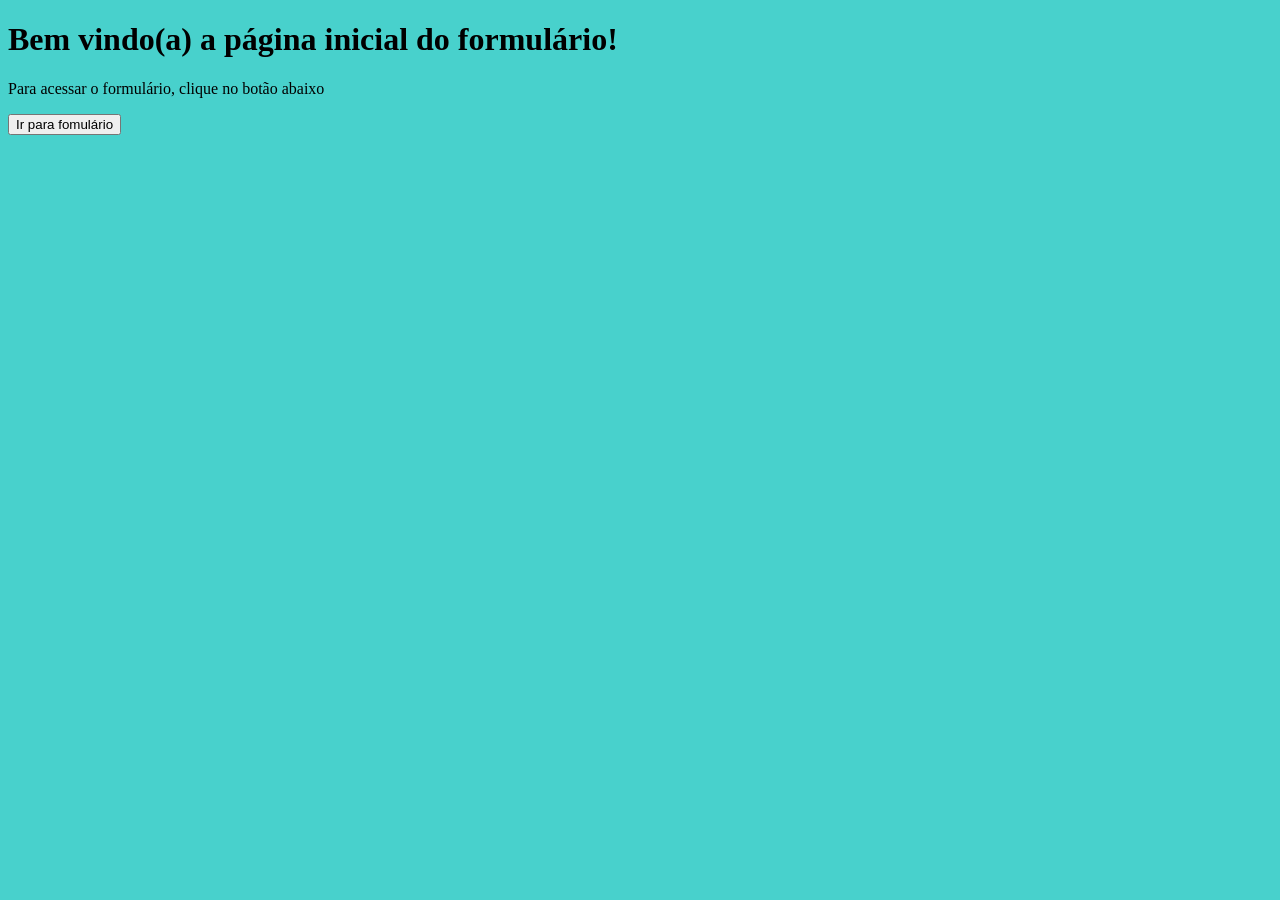
<file: index.html>
<!DOCTYPE html>
<html>
<head>
<title>Página inicial</title>
<link  rel="stylesheet" href="style/index.css">
</head>
<body>
<h1>Bem vindo(a) a página inicial do formulário!</h1>
<p>Para acessar o formulário, clique no botão abaixo</p>
<a href="formulario.html">
<button type="button">Ir para fomulário</button>
</a>
</body>
</html>
</file>
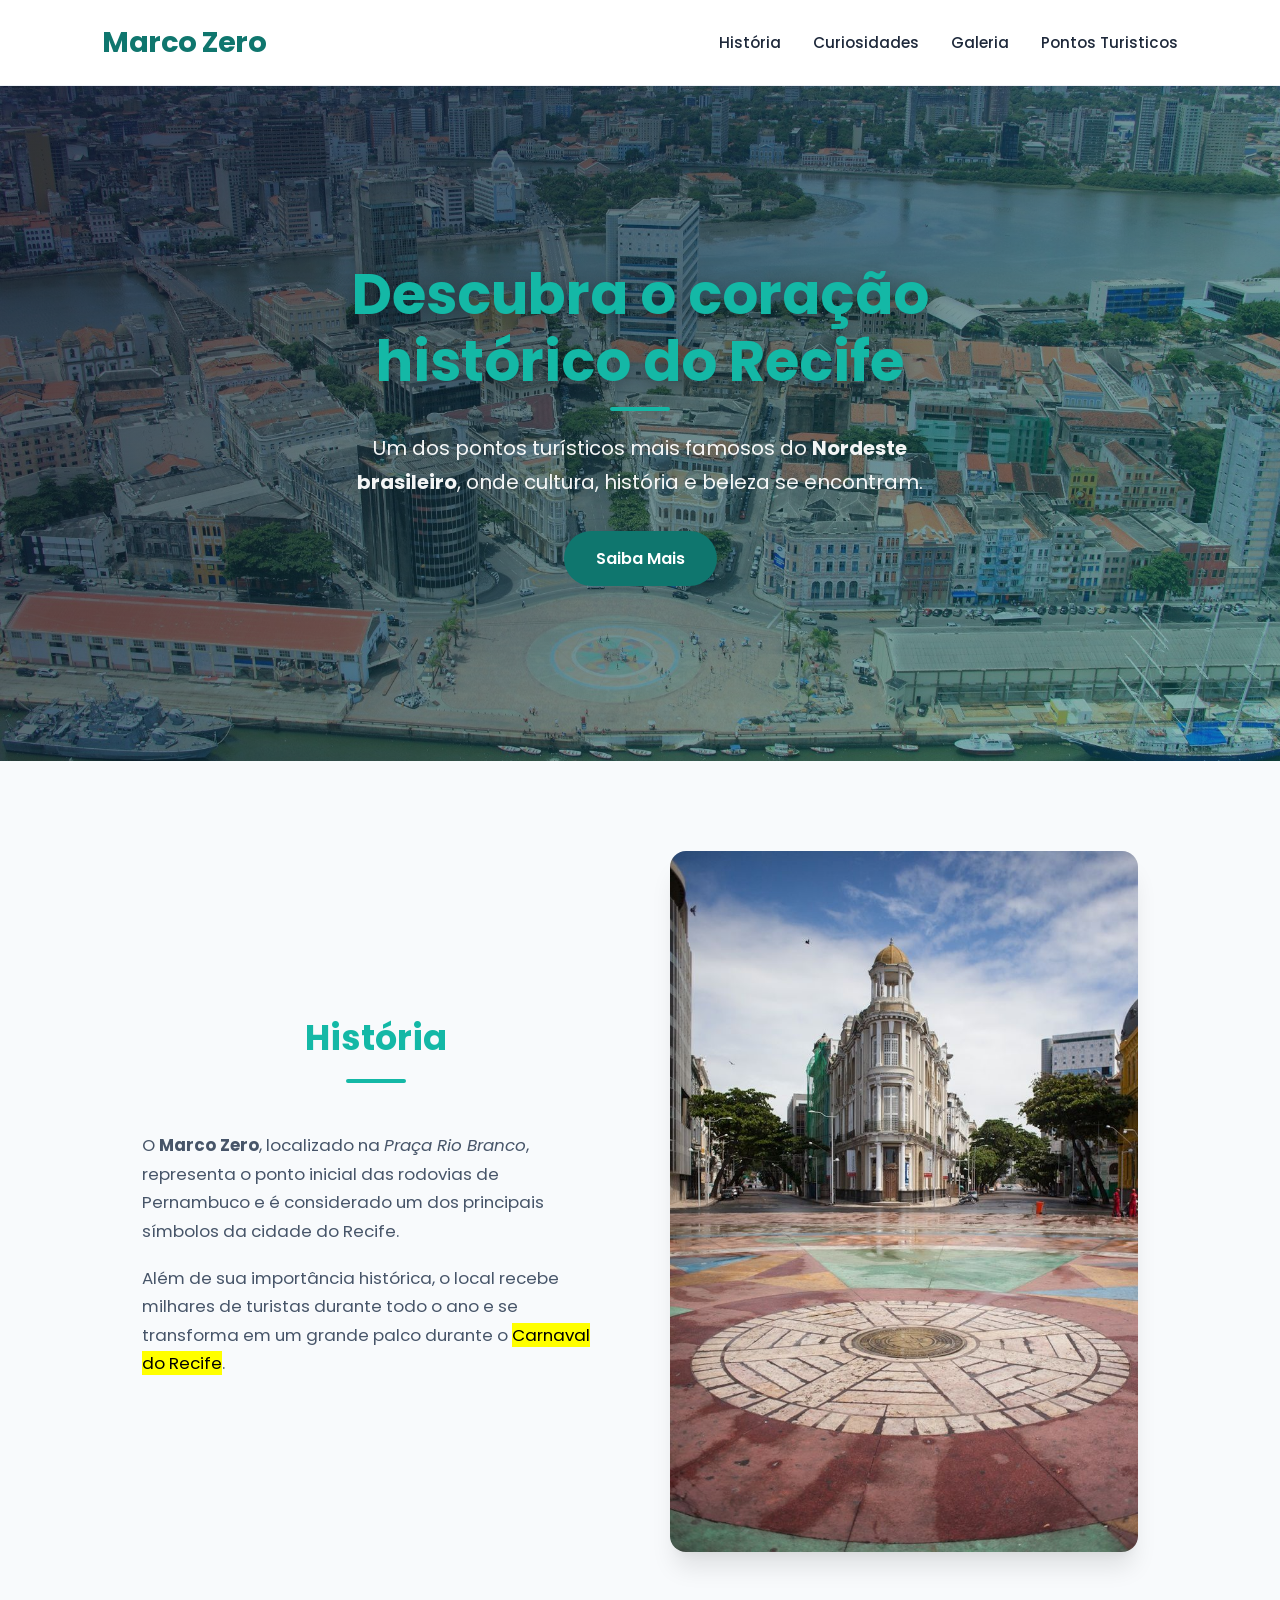
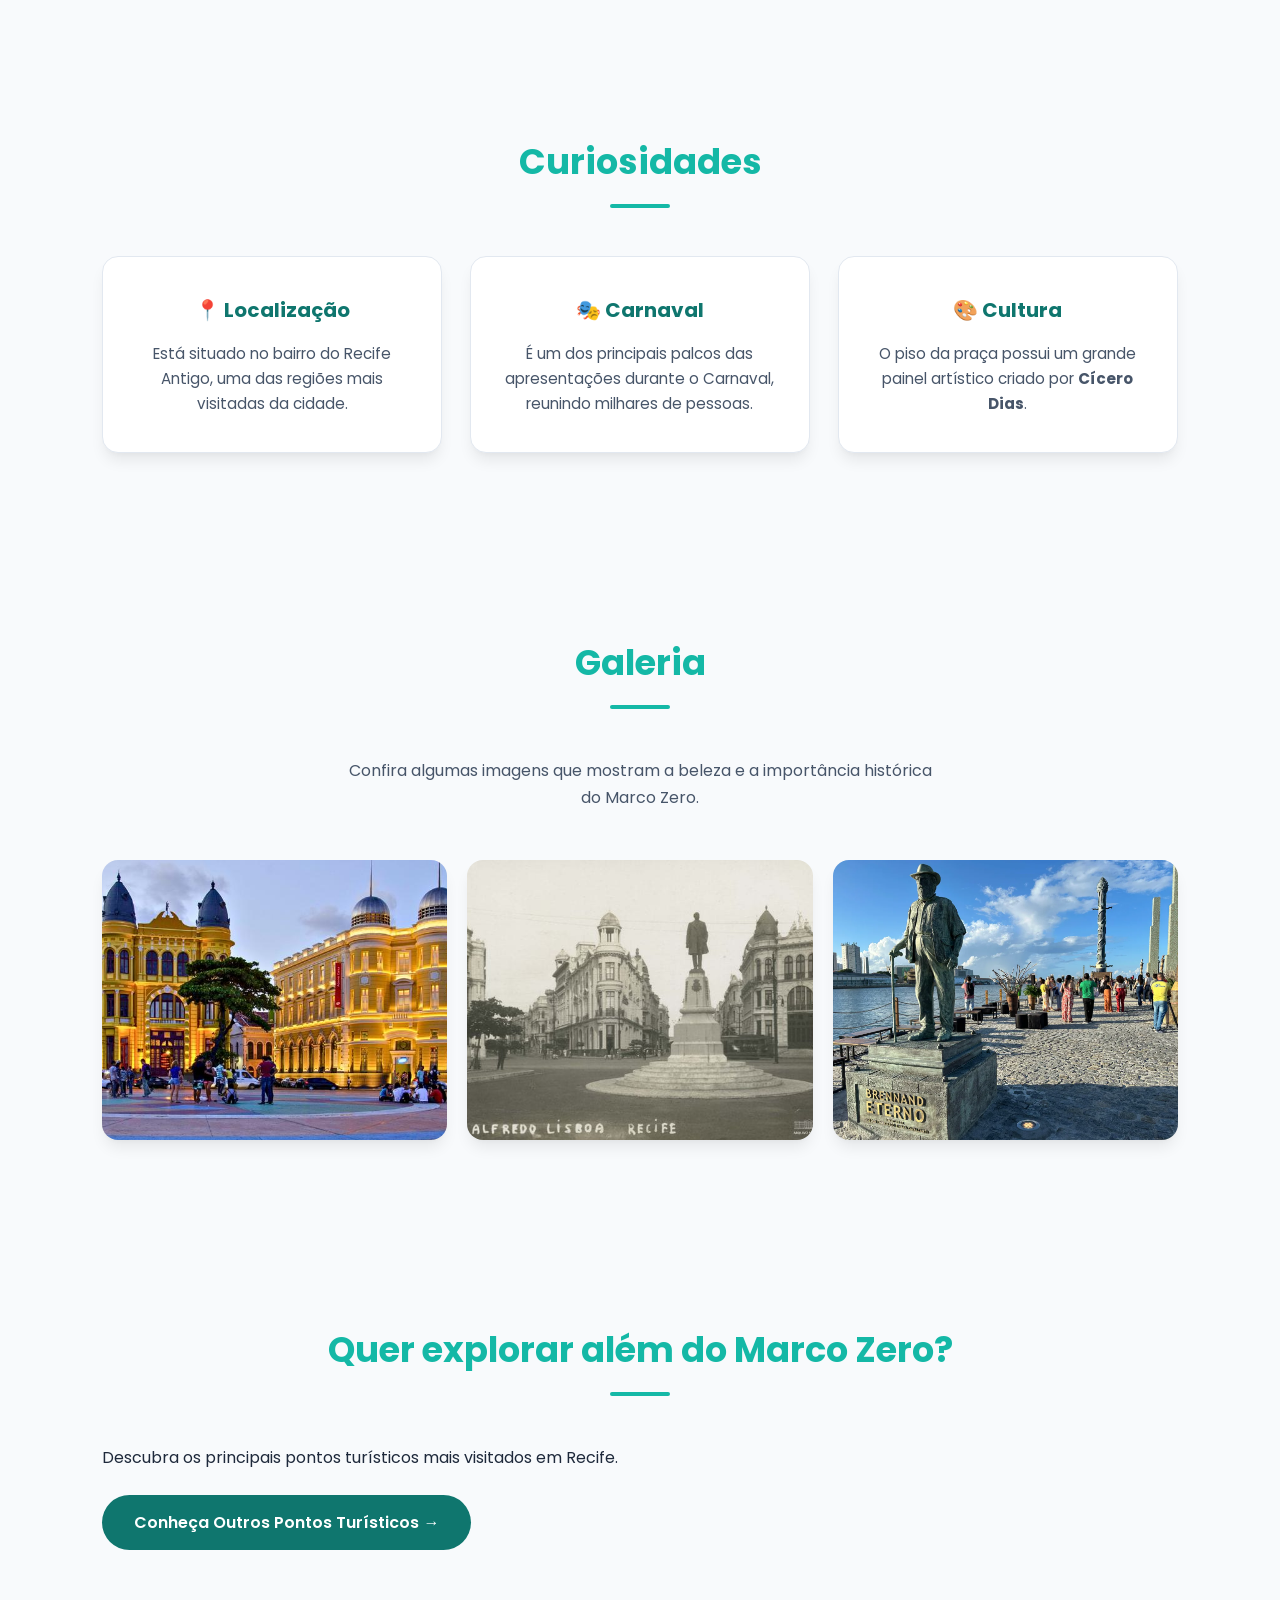
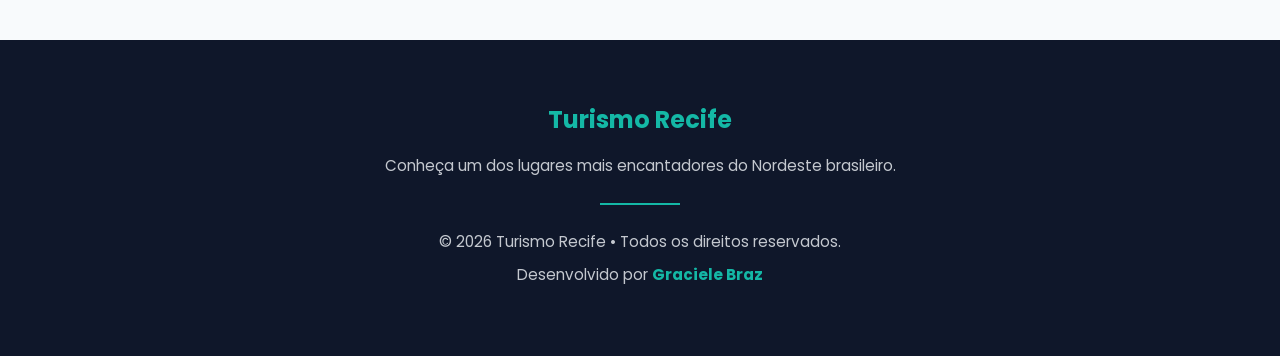
<file: Marco_Zero/index.html>
<!DOCTYPE html>
<html lang="pt-BR">

<head>
    <meta charset="UTF-8">
    <meta name="viewport" content="width=device-width, initial-scale=1.0">
    <title>Marco Zero - Recife</title>

    <link rel="stylesheet" href=css\style.css>

    <!-- Fonte Google -->
    <link rel="preconnect" href="https://fonts.googleapis.com">
    <link rel="preconnect" href="https://fonts.gstatic.com" crossorigin>

    <link href="https://fonts.googleapis.com/css2?family=Poppins:wght@300;400;500;600;700&display=swap"
        rel="stylesheet">
</head>

<body>

    <!-- ================= HEADER ================= -->

    <header>

        <div class="container">

            <h1>Marco Zero</h1>

            <nav>

                <a href="#historia">História</a>
                <a href="#curiosidades">Curiosidades</a>
                <a href="#galeria">Galeria</a>
                <a href="pontos_turisticos.html">Pontos Turisticos</a>

            </nav>

        </div>

    </header>

    <!-- ================= MAIN ================= -->

    <main>

        <!-- HERO -->

        <section class="hero">

            <img src="img/vista_aerea.jpg" alt="Vista aérea do Marco Zero">

            <div class="hero-text">

                <h2>Descubra o coração histórico do Recife</h2>

                <p>

                    Um dos pontos turísticos mais famosos do
                    <strong>Nordeste brasileiro</strong>, onde cultura,
                    história e beleza se encontram.

                </p>

                <a href="#historia" class="btn">
                    Saiba Mais
                </a>

            </div>

        </section>

        <!-- HISTÓRIA -->

        <section id="historia" class="historia">

            <div class="texto">

                <h2>História</h2>

                <p>

                    O <strong>Marco Zero</strong>, localizado na
                    <em>Praça Rio Branco</em>,
                    representa o ponto inicial das rodovias de Pernambuco
                    e é considerado um dos principais símbolos da cidade
                    do Recife.

                </p>

                <p>

                    Além de sua importância histórica, o local recebe
                    milhares de turistas durante todo o ano e se transforma
                    em um grande palco durante o
                    <mark>Carnaval do Recife</mark>.

                </p>

            </div>

            <div class="imagem">

                <img src="img/praca-marco-zero.jpg"
                    alt="Praça do Marco Zero">

            </div>

        </section>

        <!-- CURIOSIDADES -->

        <section id="curiosidades">

            <h2>Curiosidades</h2>

            <div class="cards">

                <article class="card">

                    <h3>📍 Localização</h3>

                    <p>

                        Está situado no bairro do
                        Recife Antigo, uma das regiões
                        mais visitadas da cidade.

                    </p>

                </article>

                <article class="card">

                    <h3>🎭 Carnaval</h3>

                    <p>

                        É um dos principais palcos das
                        apresentações durante o Carnaval,
                        reunindo milhares de pessoas.

                    </p>

                </article>

                <article class="card">

                    <h3>🎨 Cultura</h3>

                    <p>

                        O piso da praça possui um grande
                        painel artístico criado por
                        <strong>Cícero Dias</strong>.

                    </p>

                </article>

            </div>

        </section>

        <!-- GALERIA -->

        <section id="galeria">

            <h2>Galeria</h2>

            <p>

                Confira algumas imagens que mostram
                a beleza e a importância histórica
                do Marco Zero.

            </p>

            <div class="galeria">

                <img src="img/galeria1.jpg" alt="Marco Zero">

                <img src="img/galeria2.jpeg" alt="Recife Antigo">

                <img src="img/galeria3.png" alt="Parque das Esculturas">
                 </section>

            </div>
            <!-- Botão de navegação -->
        <section class="cta-pontos">
        <div class="cta-container">
            <h2>Quer explorar além do Marco Zero?</h2>
            <p>Descubra os principais pontos turísticos mais visitados em Recife.</p>
            <a href="pontos_turisticos.html" class="btn">Conheça Outros Pontos Turísticos &rarr;</a>
        </div>
    </section>

           </a>
           </div>

       

    </main>

    <!-- ================= FOOTER ================= -->

    <footer>

        <h3>Turismo Recife</h3>

        <p>

            Conheça um dos lugares mais encantadores
            do Nordeste brasileiro.

        </p>

        <hr>

        <p>

            © 2026 Turismo Recife • Todos os direitos reservados.

        </p>

        <p>

            Desenvolvido por <strong>Graciele Braz</strong>

        </p>

    </footer>

</body>

</html>
</file>
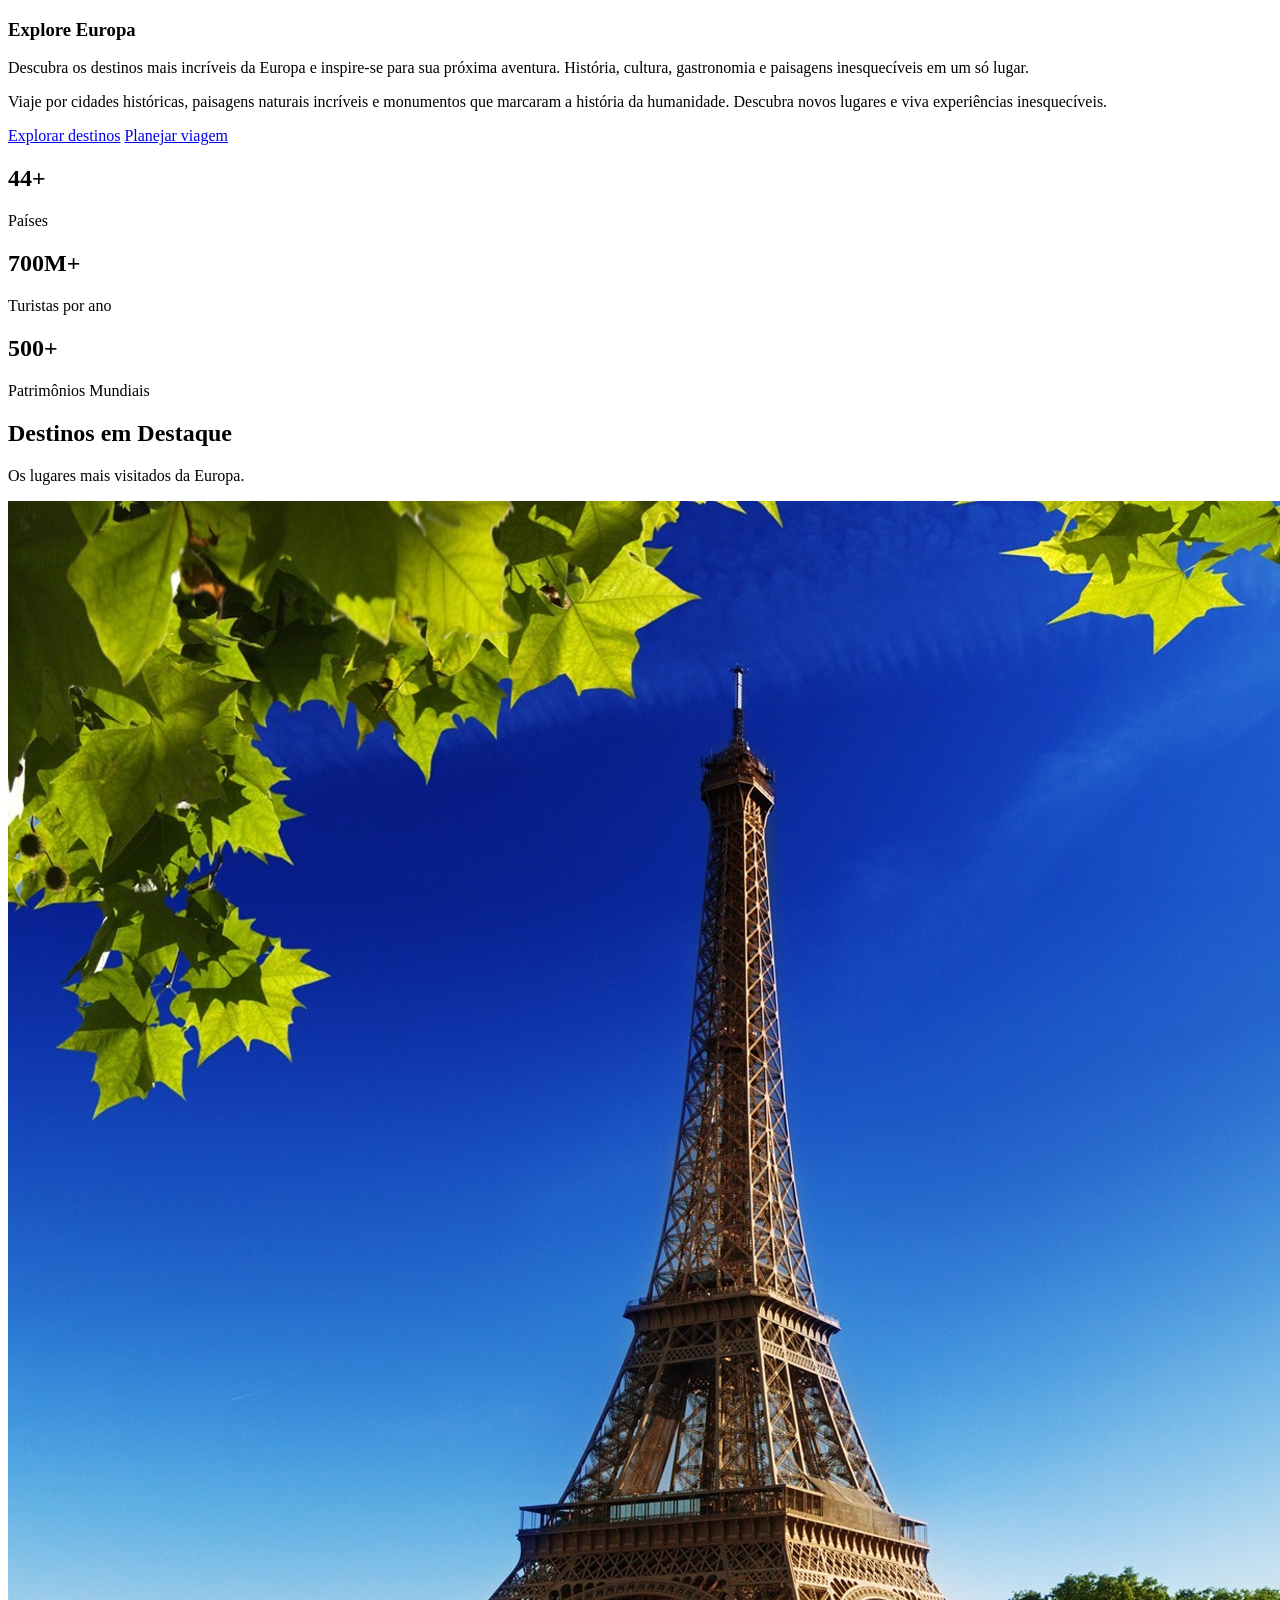
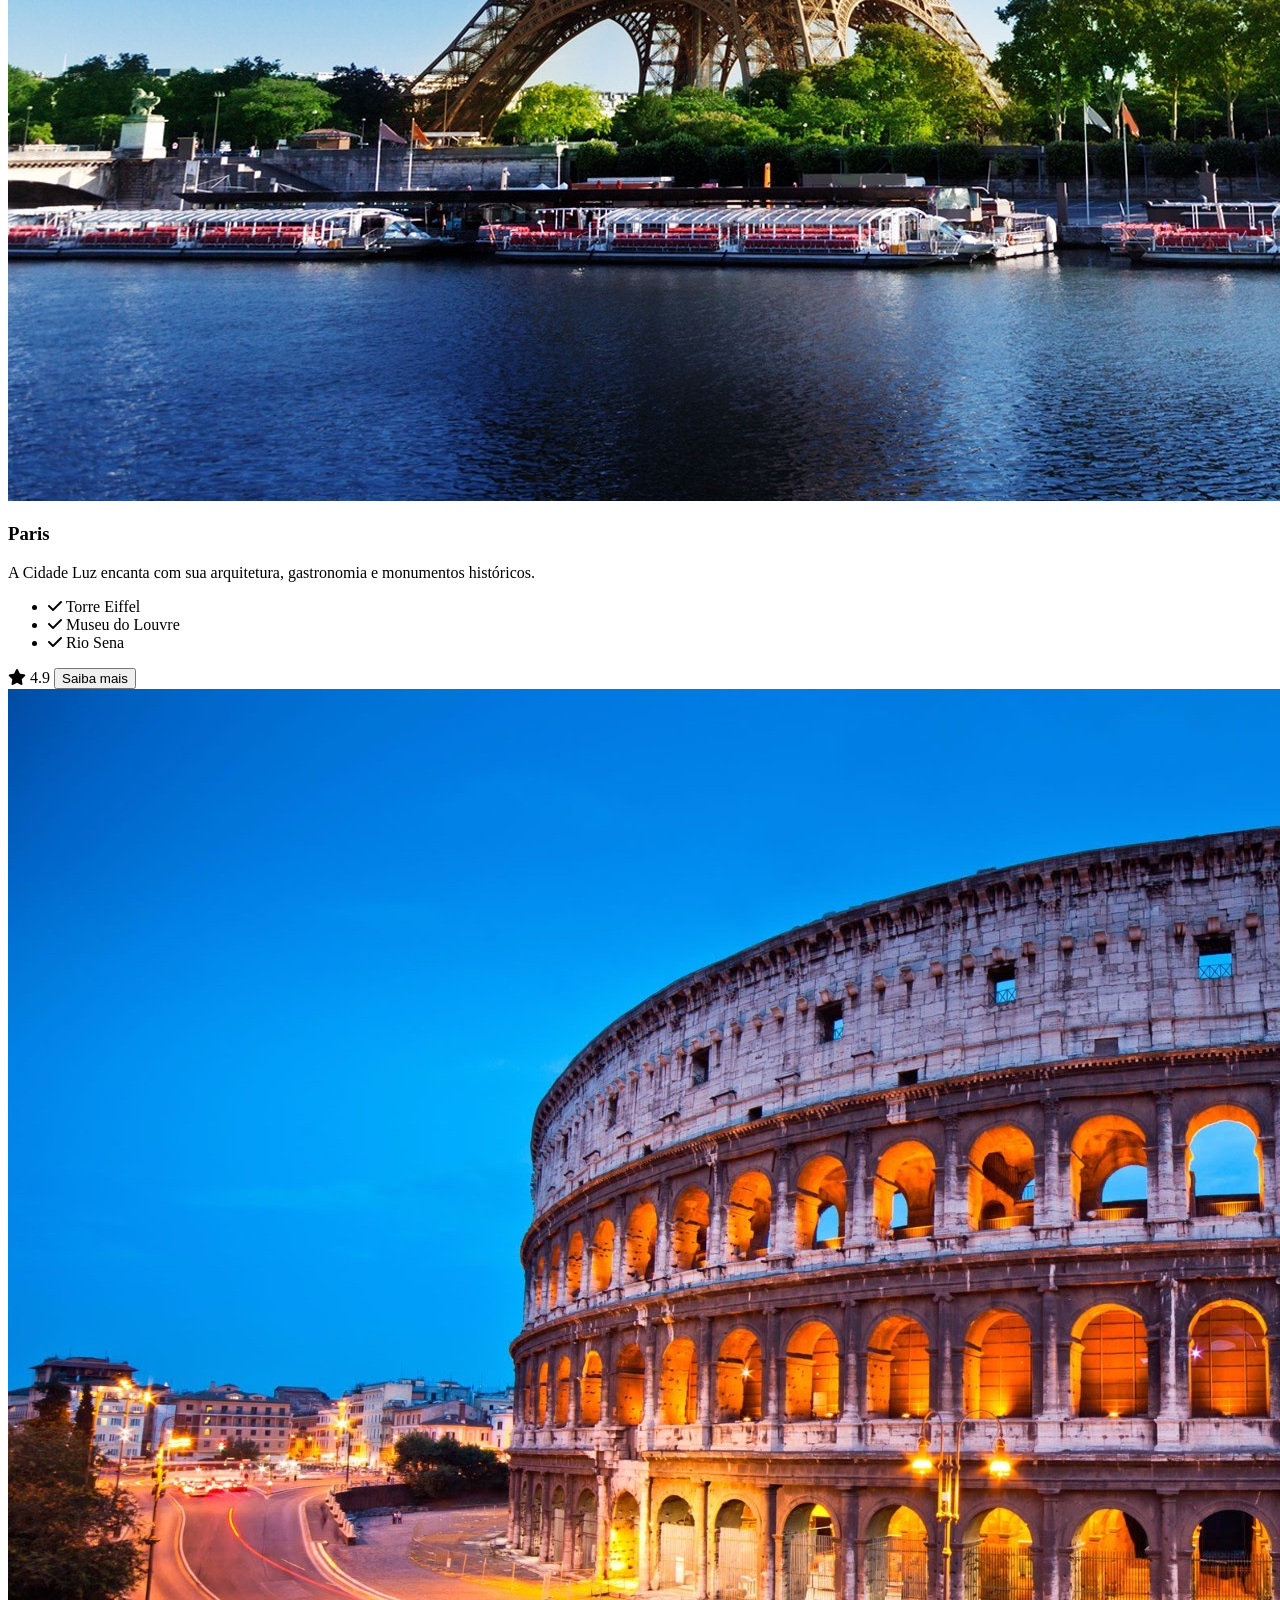
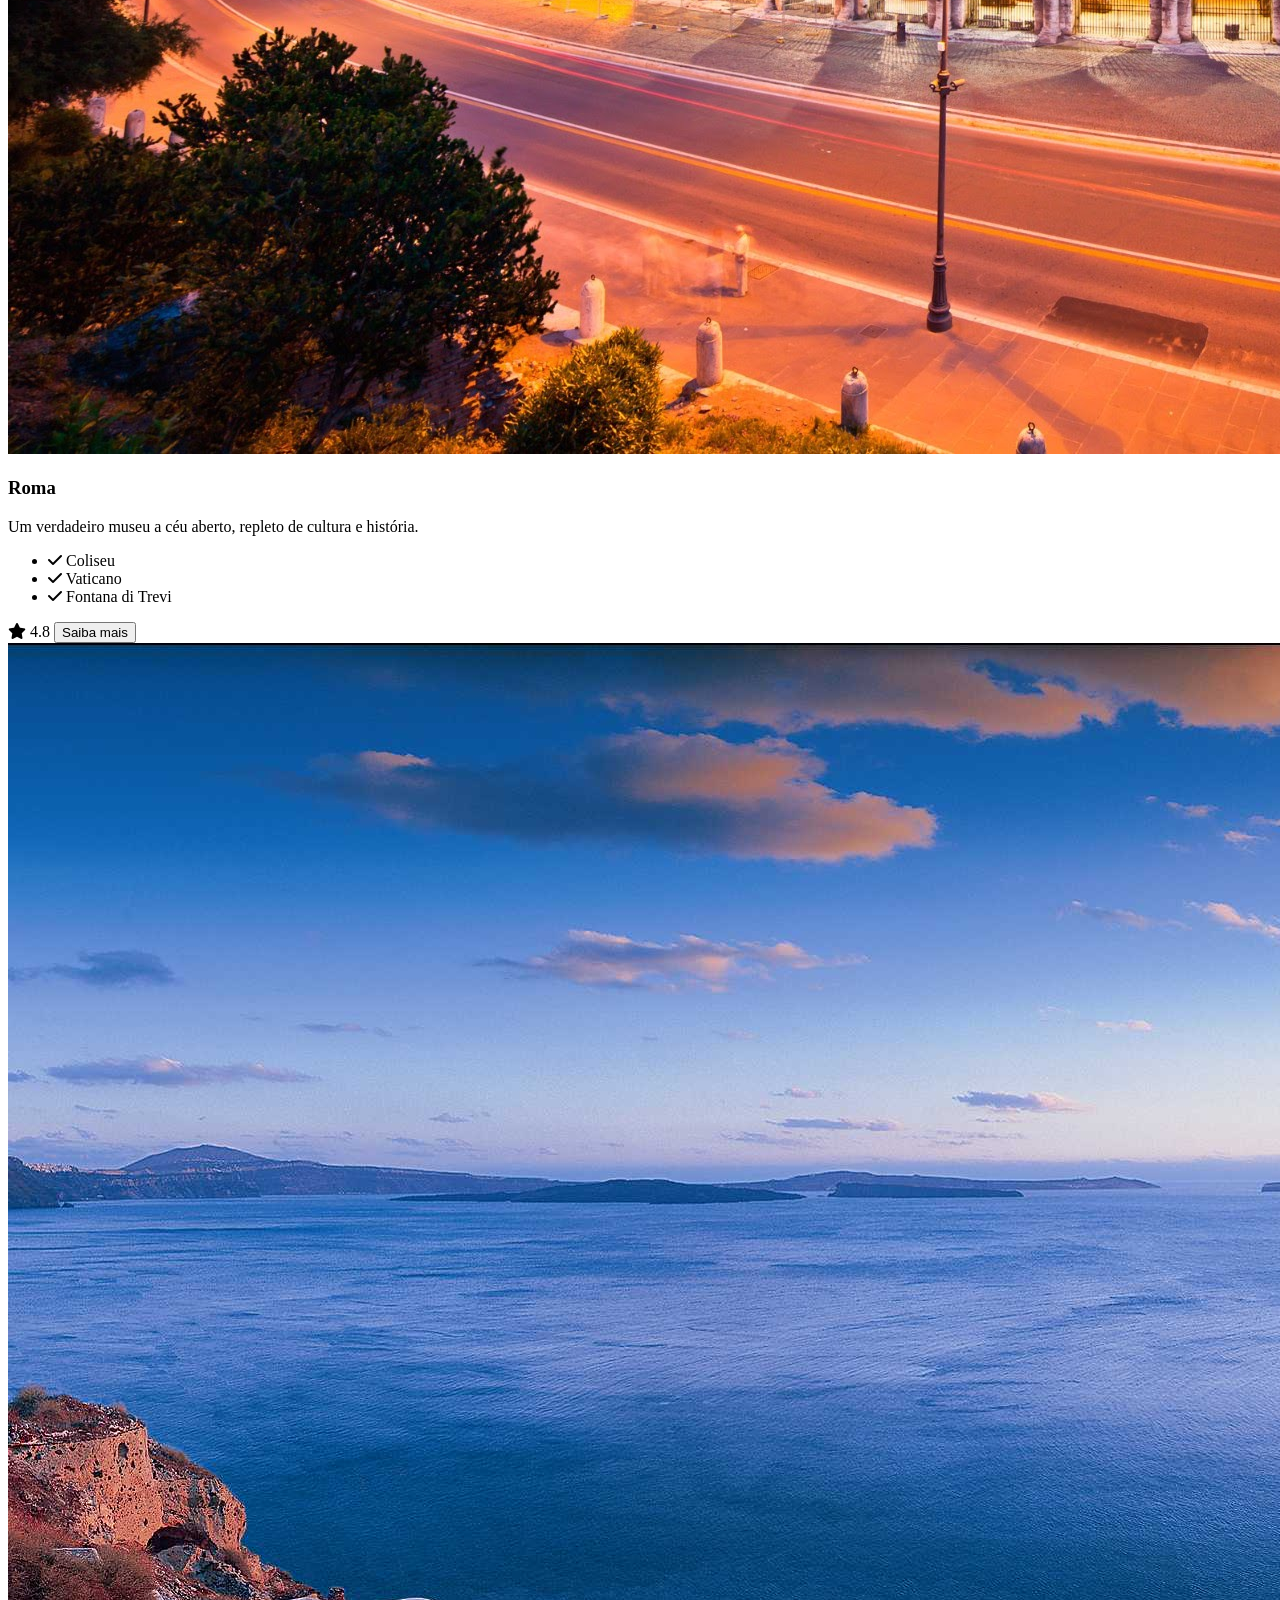
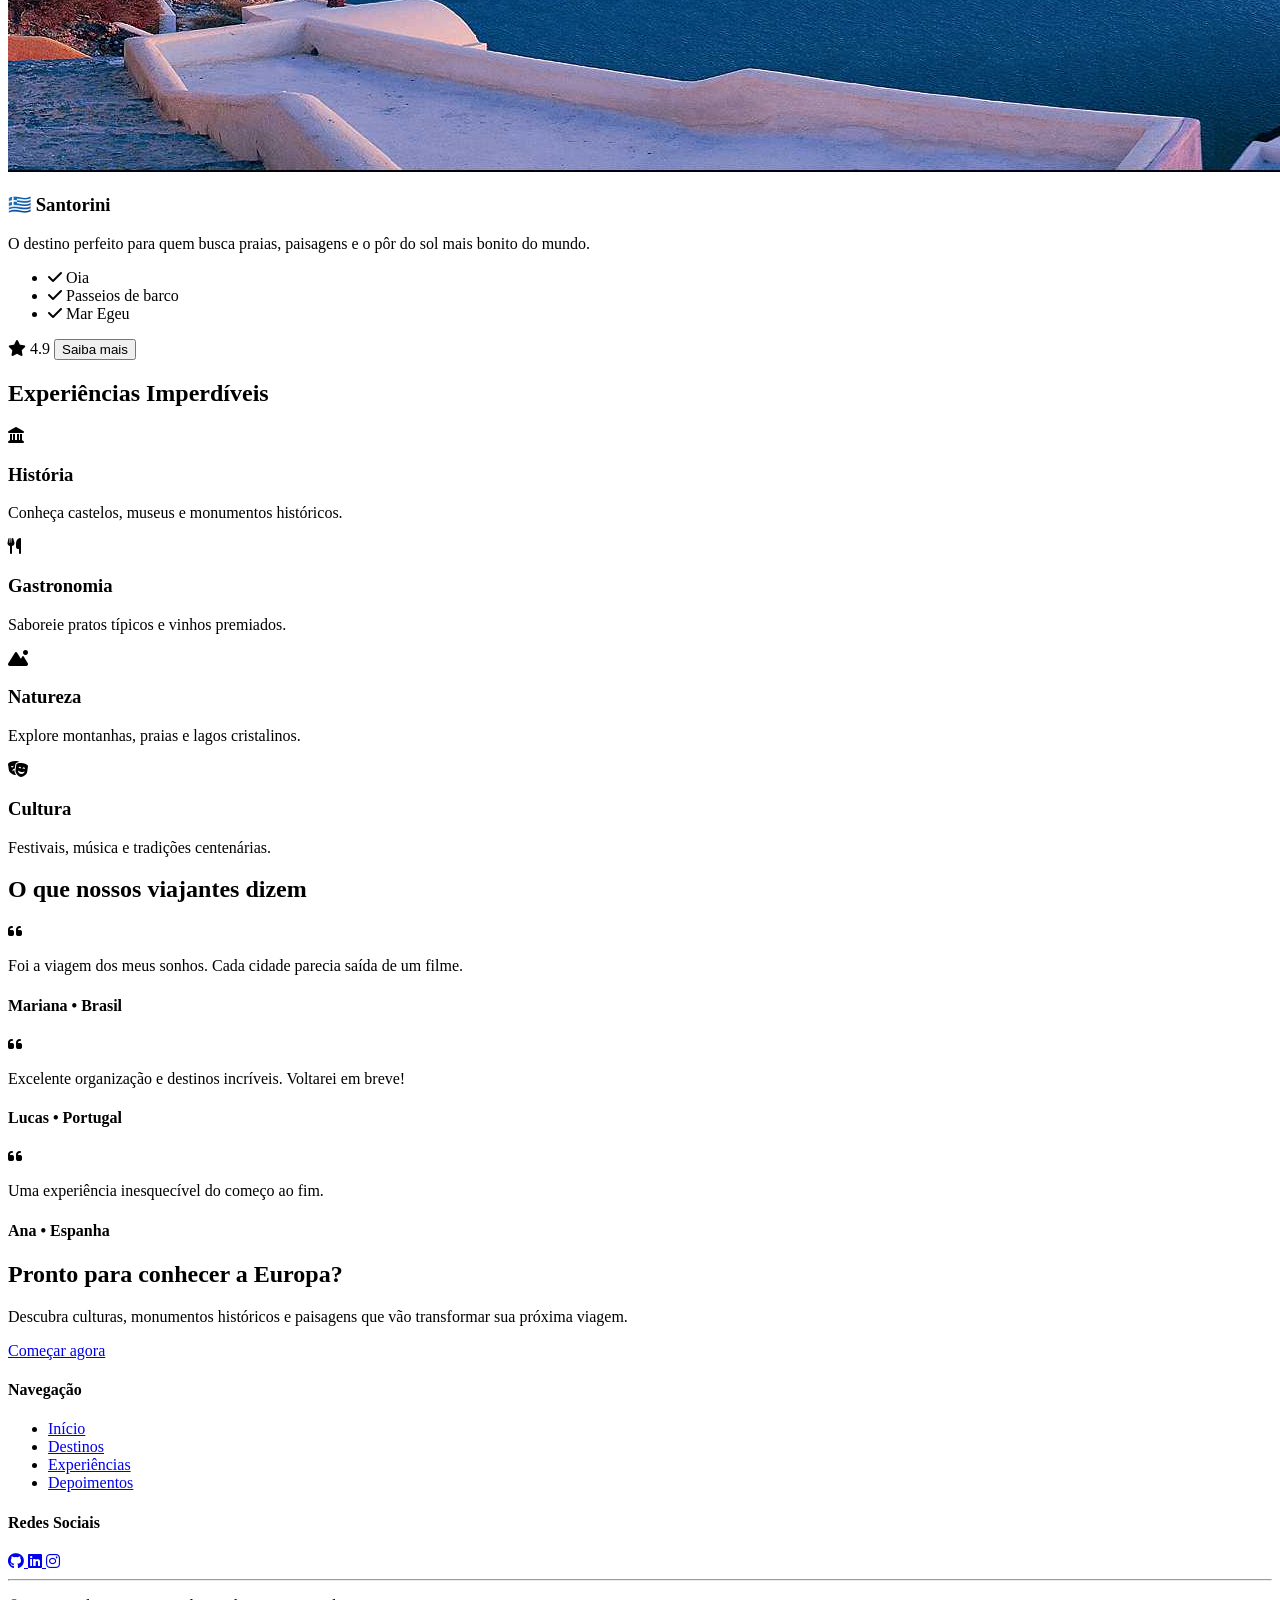
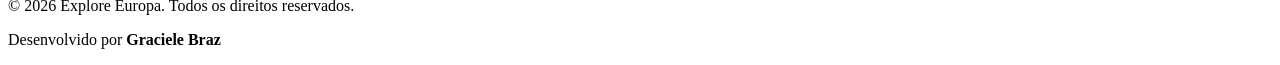
<file: Site_Turistico/index.html>
<!DOCTYPE html>
<html lang="pt-BR">
<head>
    <meta charset="UTF-8">
    <meta name="viewport" content="width=device-width, initial-scale=1.0">
    <title>Explore a Europa</title>

    <!-- Font Awesome -->
    <link rel="stylesheet" href="https://cdnjs.cloudflare.com/ajax/libs/font-awesome/6.5.2/css/all.min.css">

    <!-- Google Fonts -->
    <link href="https://fonts.googleapis.com/css2?family=Poppins:wght@300;400;500;600;700&display=swap" rel="stylesheet">
</head>

<body>

    <!-- HERO -->
    <section class="hero">

        <div class="hero-content">
            <h3>Explore Europa</h3>
            <p>
                Descubra os destinos mais incríveis da Europa e inspire-se
                para sua próxima aventura. História, cultura, gastronomia e
                paisagens inesquecíveis em um só lugar.
            </p>
        </div>

            <p>
                Viaje por cidades históricas, paisagens naturais incríveis e monumentos
                que marcaram a história da humanidade. Descubra novos lugares e viva
                experiências inesquecíveis.
            </p>

            <div class="hero-buttons">
                <a href="#" class="btn-primary">Explorar destinos</a>
                <a href="#" class="btn-secondary">Planejar viagem</a>
            </div>

            <div class="stats">

                <div class="stat">
                    <h2>44+</h2>
                    <span>Países</span>
                </div>

                <div class="stat">
                    <h2>700M+</h2>
                    <span>Turistas por ano</span>
                </div>

                <div class="stat">
                    <h2>500+</h2>
                    <span>Patrimônios Mundiais</span>
                </div>

            </div>
        </div>

    </section>

    <!-- DESTINOS -->
    <section class="destinos">

        <div class="titulo">
            <h2>Destinos em Destaque</h2>
            <p>Os lugares mais visitados da Europa.</p>
        </div>

        <div class="cards">

            <!-- CARD -->
            <div class="card">
                <img src="images/paris.jpg" alt="Paris">


                <div class="card-body">

                    <h3>Paris</h3>

                    <p>
                        A Cidade Luz encanta com sua arquitetura,
                        gastronomia e monumentos históricos.
                    </p>

                    <ul>
                        <li><i class="fa-solid fa-check"></i> Torre Eiffel</li>
                        <li><i class="fa-solid fa-check"></i> Museu do Louvre</li>
                        <li><i class="fa-solid fa-check"></i> Rio Sena</li>
                    </ul>

                    <div class="card-footer">

                        <span>
                            <i class="fa-solid fa-star"></i>
                            4.9
                        </span>

                        <button>Saiba mais</button>

                    </div>

                </div>

            </div>

            <!-- CARD -->
            <div class="card">

                <img src="images/roma.jpg" alt="Roma">

                <div class="card-body">

                    <h3> Roma</h3>

                    <p>
                        Um verdadeiro museu a céu aberto, repleto
                        de cultura e história.
                    </p>

                    <ul>
                        <li><i class="fa-solid fa-check"></i> Coliseu</li>
                        <li><i class="fa-solid fa-check"></i> Vaticano</li>
                        <li><i class="fa-solid fa-check"></i> Fontana di Trevi</li>
                    </ul>

                    <div class="card-footer">

                        <span>
                            <i class="fa-solid fa-star"></i>
                            4.8
                        </span>

                        <button>Saiba mais</button>

                    </div>

                </div>

            </div>

            <!-- CARD -->
            <div class="card">

                <img src="images/santorini.jpg" alt="Santorini">

                <div class="card-body">

                    <h3>🇬🇷 Santorini</h3>

                    <p>
                        O destino perfeito para quem busca praias,
                        paisagens e o pôr do sol mais bonito do mundo.
                    </p>

                    <ul>
                        <li><i class="fa-solid fa-check"></i> Oia</li>
                        <li><i class="fa-solid fa-check"></i> Passeios de barco</li>
                        <li><i class="fa-solid fa-check"></i> Mar Egeu</li>
                    </ul>

                    <div class="card-footer">

                        <span>
                            <i class="fa-solid fa-star"></i>
                            4.9
                        </span>

                        <button>Saiba mais</button>

                    </div>

                </div>

            </div>

        </div>

    </section>

    <!-- EXPERIÊNCIAS -->
    <section class="experiencias">

        <div class="titulo">
            <h2>Experiências Imperdíveis</h2>
        </div>

        <div class="experience-grid">

            <div class="experience">
                <i class="fa-solid fa-landmark"></i>
                <h3>História</h3>
                <p>Conheça castelos, museus e monumentos históricos.</p>
            </div>

            <div class="experience">
                <i class="fa-solid fa-utensils"></i>
                <h3>Gastronomia</h3>
                <p>Saboreie pratos típicos e vinhos premiados.</p>
            </div>

            <div class="experience">
                <i class="fa-solid fa-mountain-sun"></i>
                <h3>Natureza</h3>
                <p>Explore montanhas, praias e lagos cristalinos.</p>
            </div>

            <div class="experience">
                <i class="fa-solid fa-masks-theater"></i>
                <h3>Cultura</h3>
                <p>Festivais, música e tradições centenárias.</p>
            </div>

        </div>

    </section>

    <!-- DEPOIMENTOS -->
    <section class="testimonials">

        <div class="titulo">
            <h2>O que nossos viajantes dizem</h2>
        </div>

        <div class="testimonial-container">

            <div class="testimonial">

                <i class="fa-solid fa-quote-left"></i>

                <p>
                    Foi a viagem dos meus sonhos.
                    Cada cidade parecia saída de um filme.
                </p>

                <h4>Mariana • Brasil</h4>

            </div>

            <div class="testimonial">

                <i class="fa-solid fa-quote-left"></i>

                <p>
                    Excelente organização e destinos incríveis.
                    Voltarei em breve!
                </p>

                <h4>Lucas • Portugal</h4>

            </div>

            <div class="testimonial">

                <i class="fa-solid fa-quote-left"></i>

                <p>
                    Uma experiência inesquecível do começo ao fim.
                </p>

                <h4>Ana • Espanha</h4>

            </div>

        </div>

    </section>

    <!-- CTA -->
    <section class="cta">

        <h2>Pronto para conhecer a Europa?</h2>

        <p>
            Descubra culturas, monumentos históricos e paisagens
            que vão transformar sua próxima viagem.
        </p>

        <a href="#" class="btn-primary">
            Começar agora
        </a>

    </section>

    <!-- FOOTER -->
<footer class="footer">

    <div class="footer-container">

        <div class="footer-about">

        <div class="footer-links">
            <h4>Navegação</h4>

            <ul>
                <li><a href="#">Início</a></li>
                <li><a href="#">Destinos</a></li>
                <li><a href="#">Experiências</a></li>
                <li><a href="#">Depoimentos</a></li>
            </ul>
        </div>

        <div class="footer-social">

            <h4>Redes Sociais</h4>

            <div class="social-icons">

                <a href="#">
                    <i class="fab fa-github"></i>
                </a>

                <a href="#">
                    <i class="fab fa-linkedin"></i>
                </a>

                <a href="#">
                    <i class="fab fa-instagram"></i>
                </a>

            </div>

        </div>

    </div>

    <hr>

    <div class="footer-bottom">

        <p>
            © 2026 Explore Europa. Todos os direitos reservados.
        </p>

        <p>
            Desenvolvido por <strong>Graciele Braz</strong>
        </p>

    </div>

</footer>
</body>
</html>
</file>
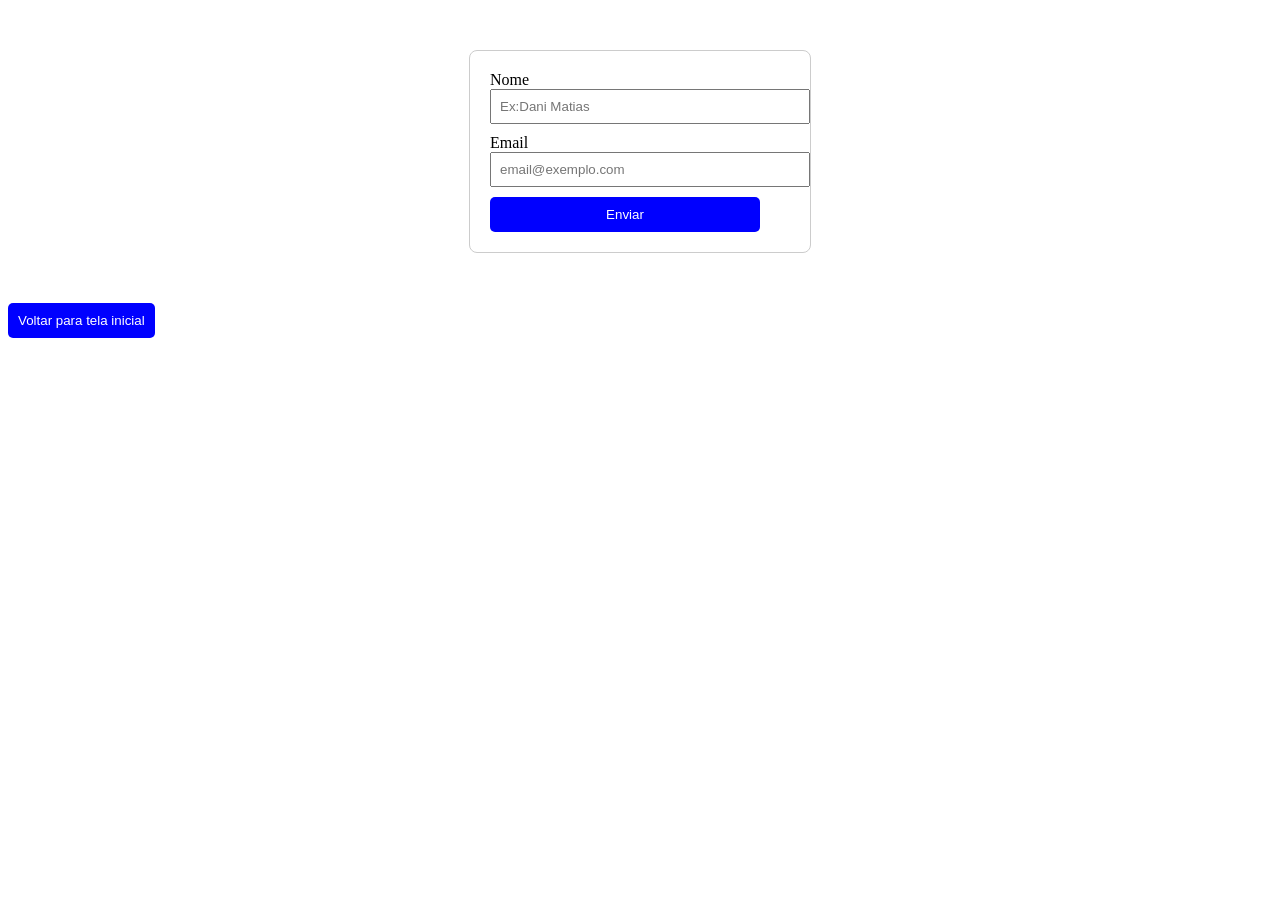
<file: formulario.html>
<!DOCTYPE html>
<html>
<head>
<link rel="stylesheet" href="style/formulario.css">
</head>

<form>
<label for="nome">Nome</label>
<input type="text" id="nome" name="nome"required placeholder="Ex:Dani Matias"/>
<label for="email">Email</label>
<input for ="text"id="Email" email="email" required placeholder="email@exemplo.com">
<button type="submit" style="width: 90%; padding: 10px; cursor: pointer;">Enviar</button>
</form>
<body>
<a href="index.html">
 <button type="button">Voltar para tela inicial</button>
</a>
</body>
</html>
</file>
<file: style/index.css>
body{

  background-color:mediumturquoise;
}
</file>
<file: style/formulario.css>
form{
width:300px;
margin:50px auto;
padding:20px;
border:1px solid #ccc;
border-radius:8px;
}

input{
width:100%;
padding:8px;
margin-bottom:10px;
}

button{
padding:10px;
background-color:blue;
color:white;
border:none;
border-radius:5px;
}
</file>
